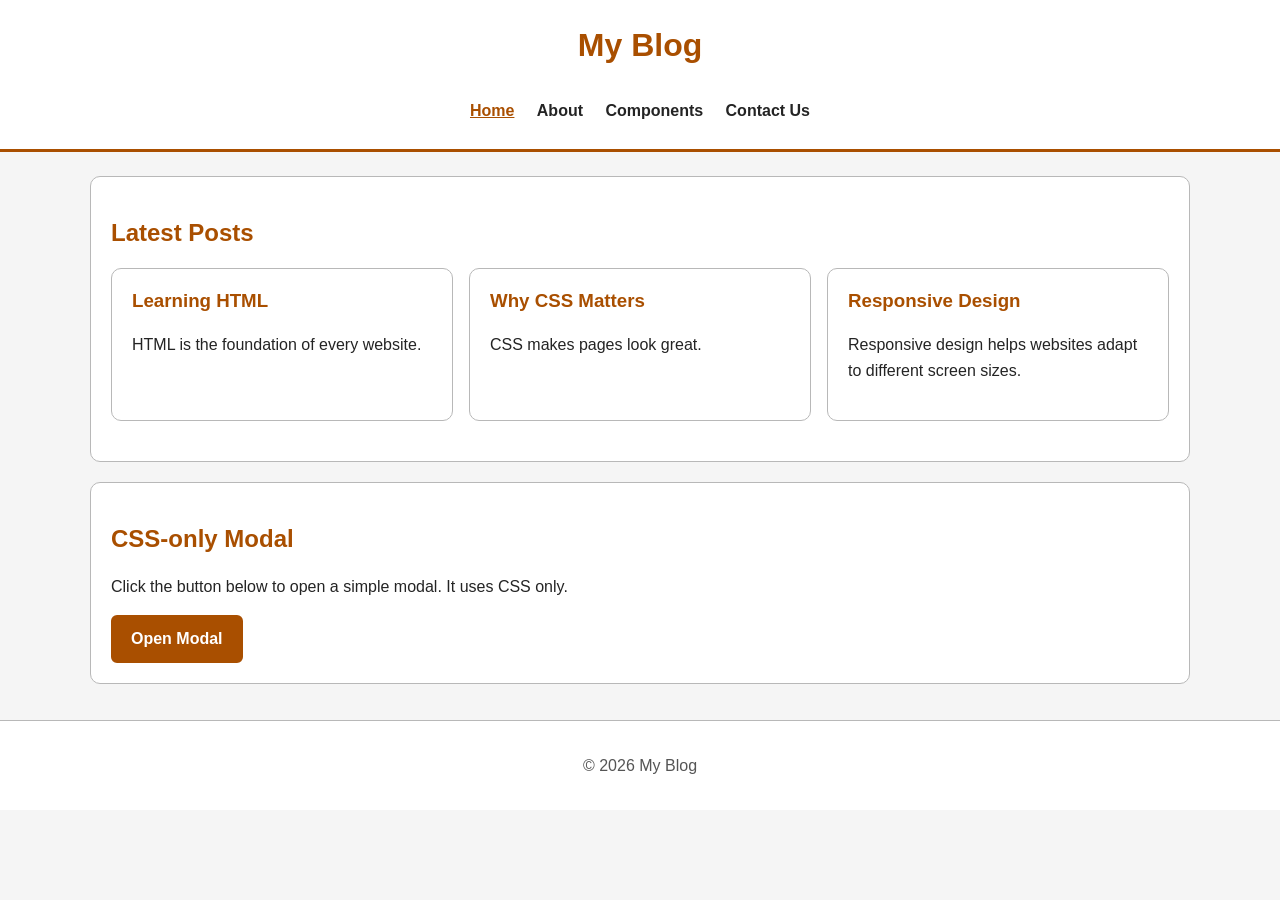
<file: index.html>
<!DOCTYPE html>
<html lang="en">
<head>
  <meta charset="UTF-8">
  <meta name="viewport" content="width=device-width, initial-scale=1.0">
  <meta name="description" content="My Blog - latest posts about HTML and CSS.">
  <title>My Blog</title>
  <link rel="stylesheet" href="style.css">
</head>
<body>
  <header>
    <h1>My Blog</h1>
    <nav aria-label="Main navigation">
      <ul>
        <li><a href="index.html" aria-current="page">Home</a></li>
        <li><a href="about.html">About</a></li>
        <li><a href="components.html">Components</a></li>
        <li><a href="contact.html">Contact Us</a></li>
      </ul>
    </nav>
  </header>

  <main>
    <section aria-labelledby="posts-title">
      <h2 id="posts-title">Latest Posts</h2>
      <div class="grid">
        <article class="card">
          <h3>Learning HTML</h3>
          <p>HTML is the foundation of every website.</p>
        </article>
        <article class="card">
          <h3>Why CSS Matters</h3>
          <p>CSS makes pages look great.</p>
        </article>
        <article class="card">
          <h3>Responsive Design</h3>
          <p>Responsive design helps websites adapt to different screen sizes.</p>
        </article>
      </div>
    </section>

    <section class="panel" aria-labelledby="modal-example-title">
      <h2 id="modal-example-title">CSS-only Modal</h2>
      <p>Click the button below to open a simple modal. It uses CSS only.</p>
      <input class="modal-toggle" type="checkbox" id="modal-toggle">
      <label class="button" for="modal-toggle">Open Modal</label>
      <div class="modal-overlay">
        <div class="modal-box" role="dialog" aria-modal="true" aria-labelledby="modal-title">
          <h2 id="modal-title">Welcome!</h2>
          <p>This modal window is shown and hidden using CSS, without JavaScript.</p>
          <label class="button modal-close" for="modal-toggle">Close</label>
        </div>
      </div>
    </section>
  </main>

  <footer>
    <p>&copy; 2026 My Blog</p>
  </footer>
</body>
</html>
</file>
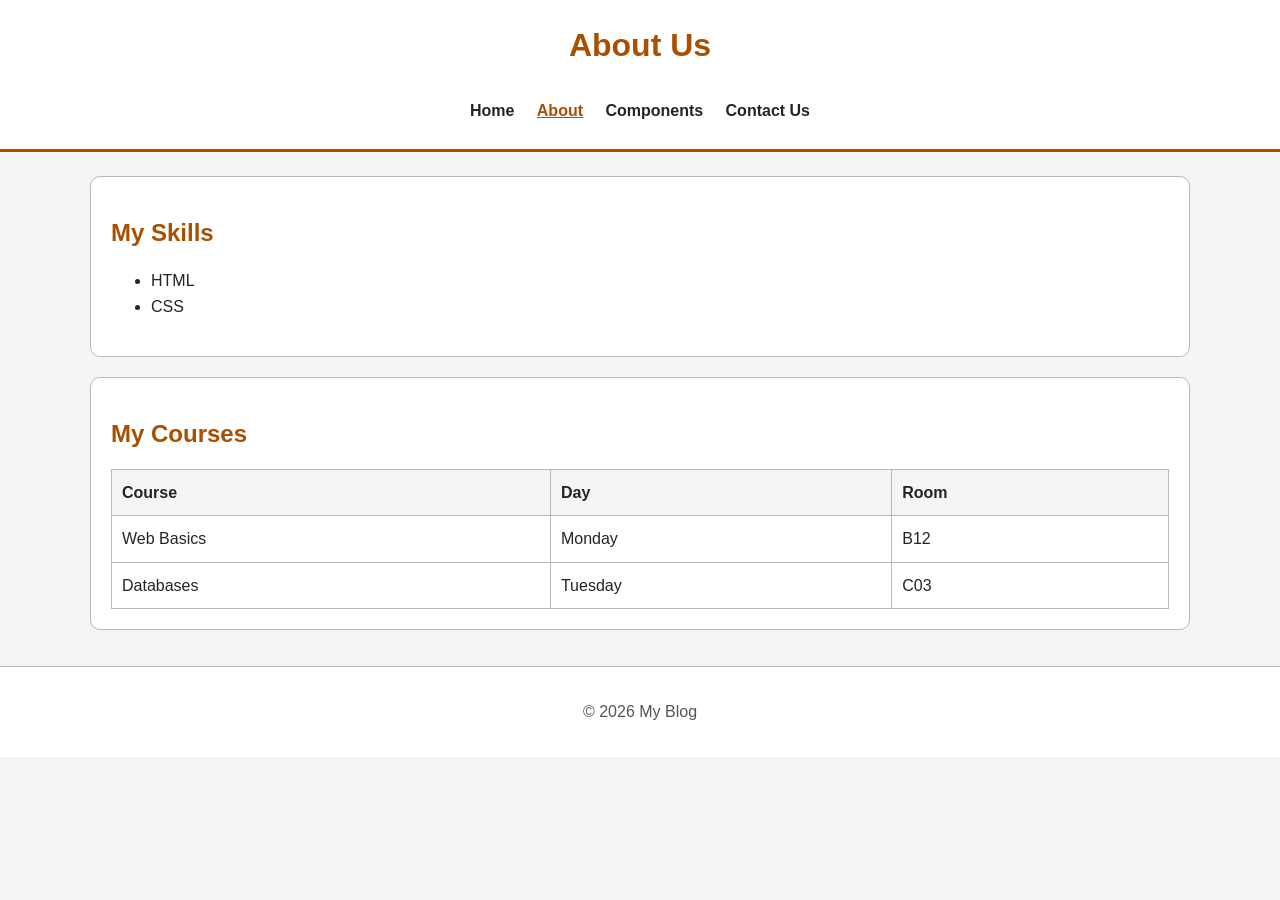
<file: about.html>
<!DOCTYPE html>
<html lang="en">
<head>
  <meta charset="UTF-8">
  <meta name="viewport" content="width=device-width, initial-scale=1.0">
  <meta name="description" content="Learn about the skills and courses on My Blog.">
  <title>About Us</title>
  <link rel="stylesheet" href="style.css">
</head>
<body>
  <header>
    <h1>About Us</h1>
    <nav aria-label="Main navigation">
      <ul>
        <li><a href="index.html">Home</a></li>
        <li><a href="about.html" aria-current="page">About</a></li>
        <li><a href="components.html">Components</a></li>
        <li><a href="contact.html">Contact Us</a></li>
        
      </ul>
    </nav>
  </header>

  <main>
    <section class="panel">
      <h2>My Skills</h2>
      <ul>
        <li>HTML</li>
        <li>CSS</li>
      </ul>
    </section>

    <section class="panel" aria-labelledby="courses-title">
      <h2 id="courses-title">My Courses</h2>
      <div class="table-wrap">
        <table>
          <thead>
            <tr>
              <th scope="col">Course</th>
              <th scope="col">Day</th>
              <th scope="col">Room</th>
            </tr>
          </thead>
          <tbody>
            <tr>
              <td>Web Basics</td>
              <td>Monday</td>
              <td>B12</td>
            </tr>
            <tr>
              <td>Databases</td>
              <td>Tuesday</td>
              <td>C03</td>
            </tr>
          </tbody>
        </table>
      </div>
    </section>
  </main>

  <footer>
    <p>&copy; 2026 My Blog</p>
  </footer>
</body>
</html>
</file>
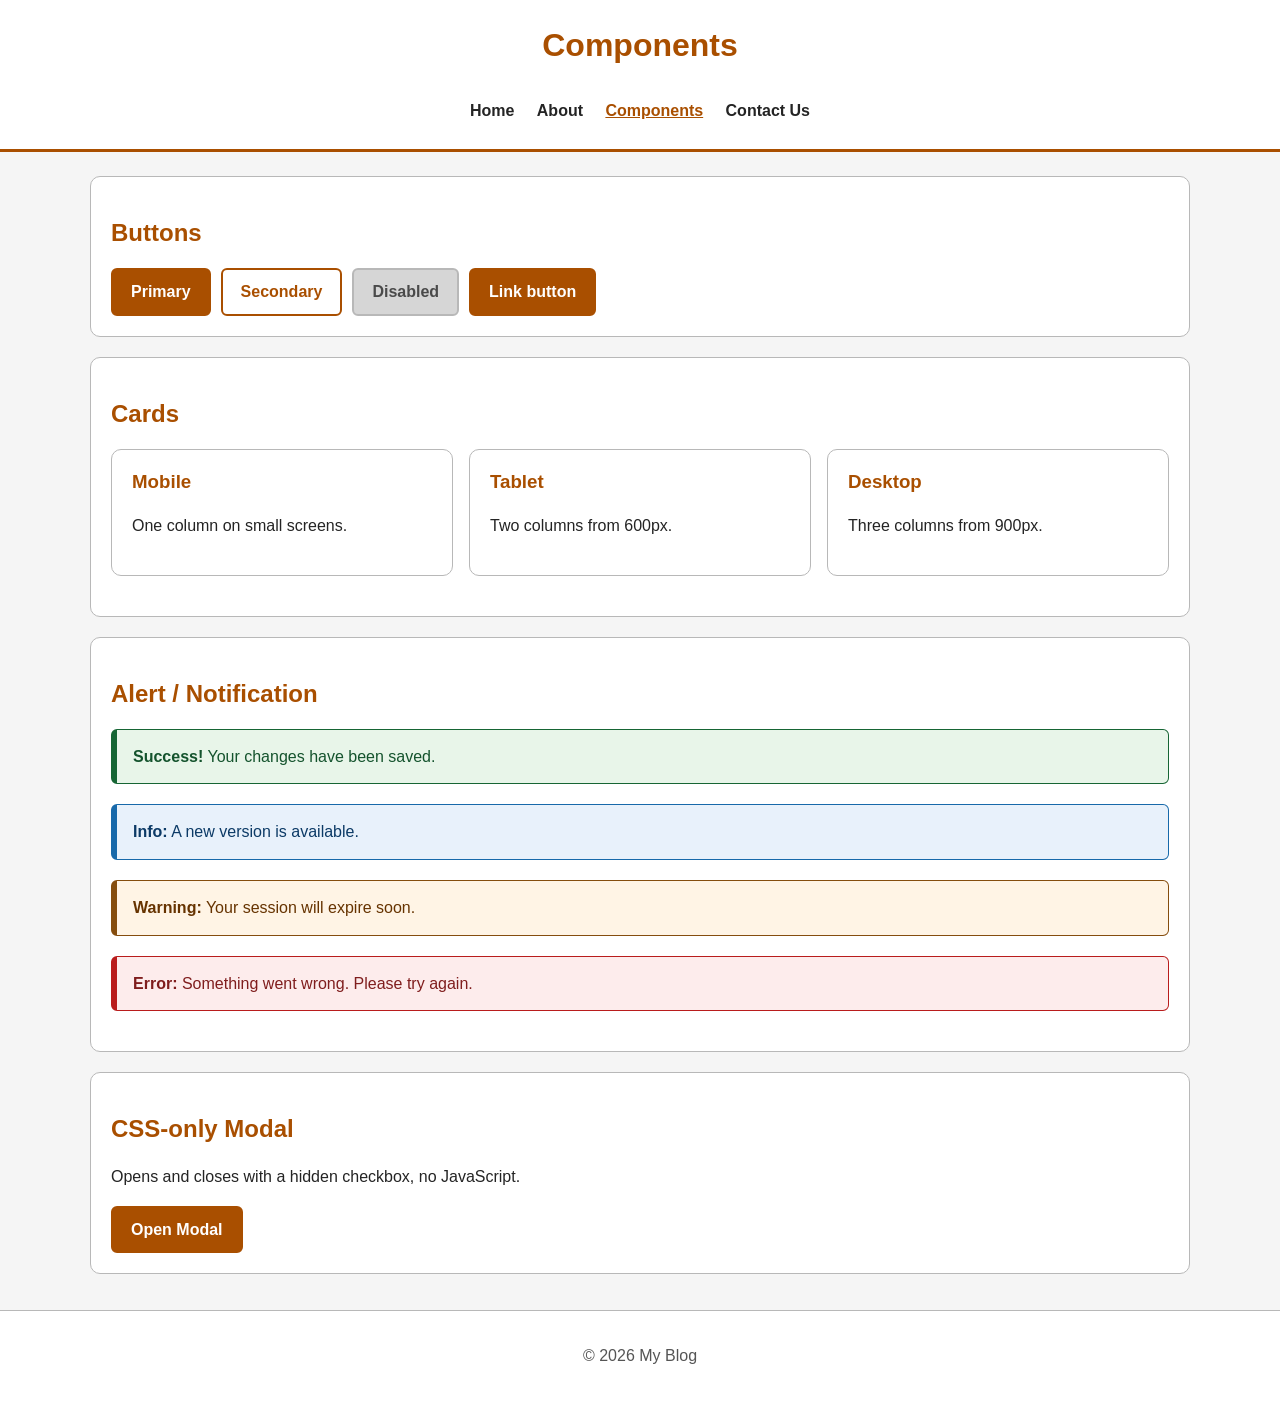
<file: components.html>
<!DOCTYPE html>
<html lang="en">
<head>
  <meta charset="UTF-8">
  <meta name="viewport" content="width=device-width, initial-scale=1.0">
  <meta name="description" content="Component library: buttons, forms, cards, alerts, and a CSS-only modal.">
  <title>Components</title>
  <link rel="stylesheet" href="style.css">
</head>
<body>
  <header>
    <h1>Components</h1>
    <nav aria-label="Main navigation">
      <ul>
        <li><a href="index.html">Home</a></li>
        <li><a href="about.html">About</a></li>
        <li><a href="components.html" aria-current="page">Components</a></li>
        <li><a href="contact.html">Contact Us</a></li>
      </ul>
    </nav>
  </header>

  <main>
    <section class="panel" aria-labelledby="buttons-title">
      <h2 id="buttons-title">Buttons</h2>
      <div class="form-actions">
        <button type="button">Primary</button>
        <button type="button" class="secondary-button">Secondary</button>
        <button type="button" disabled>Disabled</button>
        <a class="button" href="#buttons-title">Link button</a>
      </div>
    </section>

    <section class="panel" aria-labelledby="cards-title">
      <h2 id="cards-title">Cards</h2>
      <div class="grid">
        <article class="card">
          <h3>Mobile</h3>
          <p>One column on small screens.</p>
        </article>
        <article class="card">
          <h3>Tablet</h3>
          <p>Two columns from 600px.</p>
        </article>
        <article class="card">
          <h3>Desktop</h3>
          <p>Three columns from 900px.</p>
        </article>
      </div>
    </section>

    <section class="panel" aria-labelledby="alert-title">
      <h2 id="alert-title">Alert / Notification</h2>
      <div class="alert alert-success" role="status">
        <strong>Success!</strong> Your changes have been saved.
      </div>
      <div class="alert alert-info" role="status">
        <strong>Info:</strong> A new version is available.
      </div>
      <div class="alert" role="status">
        <strong>Warning:</strong> Your session will expire soon.
      </div>
      <div class="alert alert-error" role="alert">
        <strong>Error:</strong> Something went wrong. Please try again.
      </div>
    </section>

    <section class="panel" aria-labelledby="modal-demo-title">
      <h2 id="modal-demo-title">CSS-only Modal</h2>
      <p>Opens and closes with a hidden checkbox, no JavaScript.</p>
      <input class="modal-toggle" type="checkbox" id="modal-toggle">
      <label class="button" for="modal-toggle">Open Modal</label>
      <div class="modal-overlay">
        <div class="modal-box" role="dialog" aria-modal="true" aria-labelledby="modal-title">
          <h2 id="modal-title">Welcome!</h2>
          <p>This modal uses CSS only.</p>
          <label class="button modal-close" for="modal-toggle">Close</label>
        </div>
      </div>
    </section>
  </main>

  <footer>
    <p>&copy; 2026 My Blog</p>
  </footer>
</body>
</html>
</file>
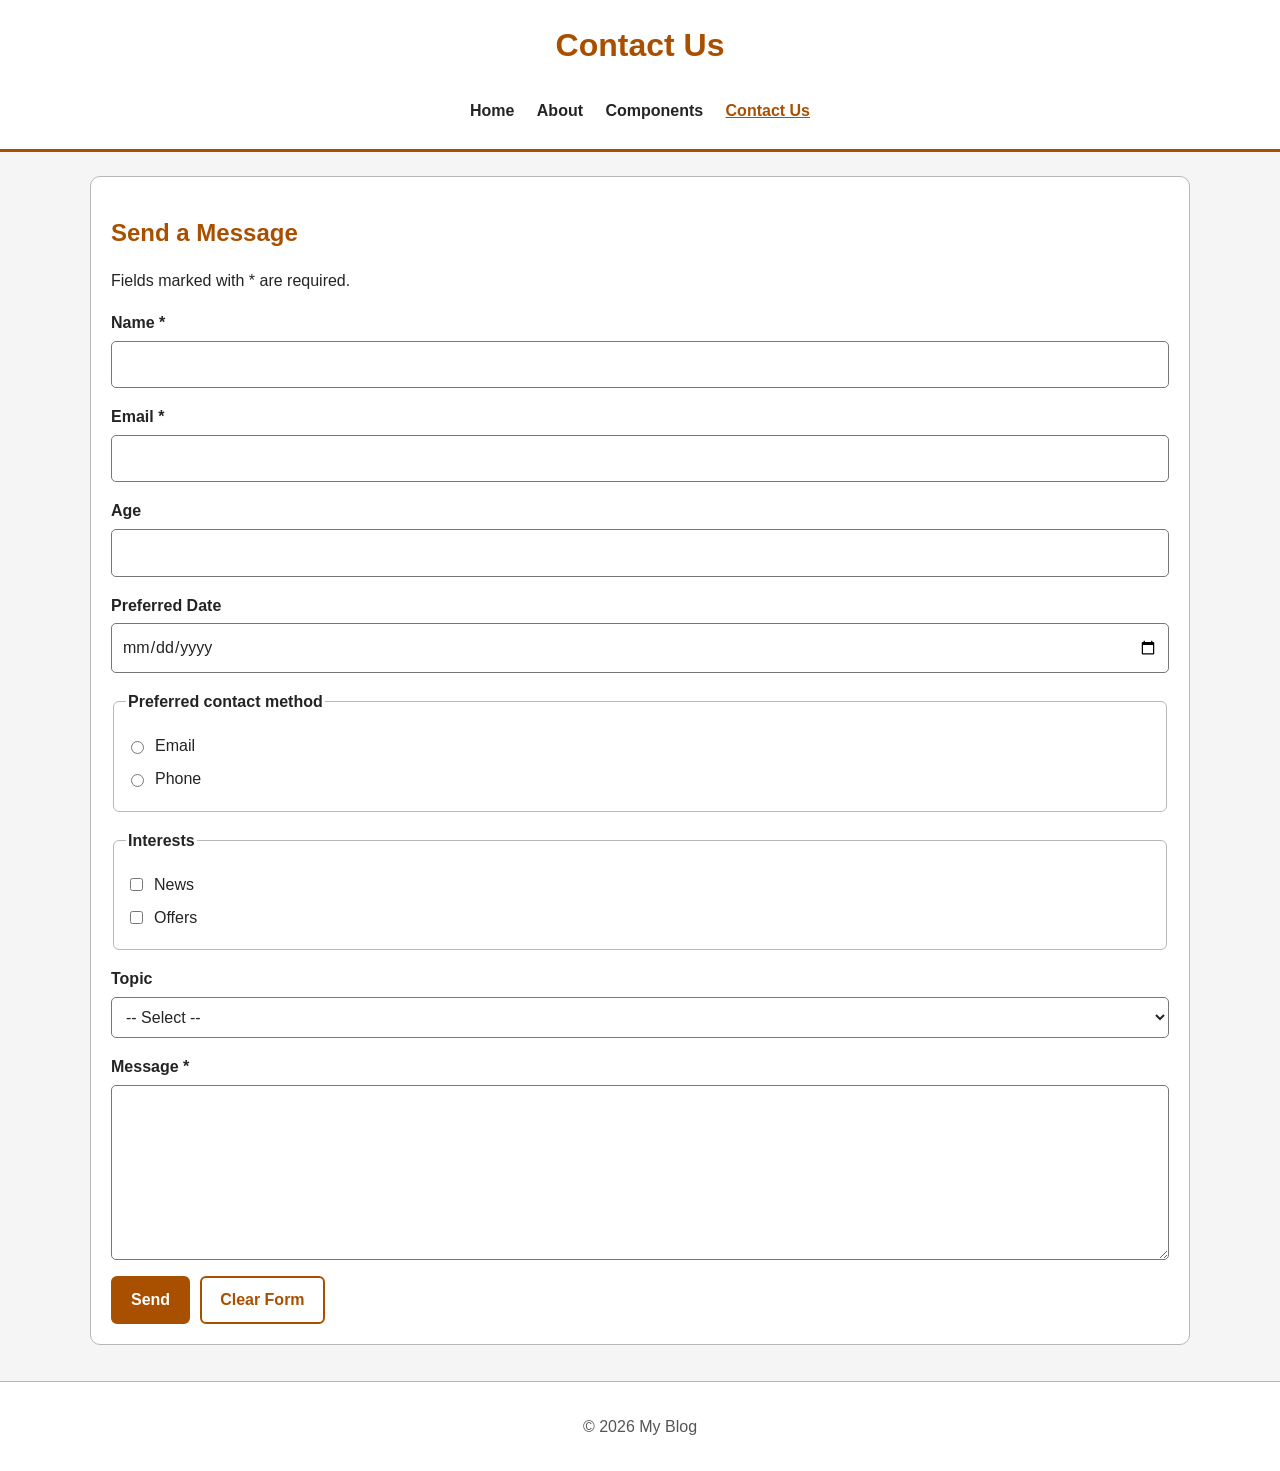
<file: contact.html>
<!DOCTYPE html>
<html lang="en">
<head>
  <meta charset="UTF-8">
  <meta name="viewport" content="width=device-width, initial-scale=1.0">
  <meta name="description" content="Contact My Blog using the contact form.">
  <title>Contact Us</title>
  <link rel="stylesheet" href="style.css">
</head>
<body>
  <header>
    <h1>Contact Us</h1>
    <nav aria-label="Main navigation">
      <ul>
        <li><a href="index.html">Home</a></li>
        <li><a href="about.html">About</a></li>
        <li><a href="components.html">Components</a></li>
        <li><a href="contact.html" aria-current="page">Contact Us</a></li>
        
      </ul>
    </nav>
  </header>

  <main>
    <section class="panel">
      <h2>Send a Message</h2>
      <p>Fields marked with * are required.</p>
      <form action="#" method="get">
        <div class="form-row">
          <label for="name">Name *</label>
          <input type="text" id="name" name="name" autocomplete="name" required>
        </div>

        <div class="form-row">
          <label for="email">Email *</label>
          <input type="email" id="email" name="email" autocomplete="email" required>
        </div>

        <div class="form-row">
          <label for="age">Age</label>
          <input type="number" id="age" name="age" min="1" max="120">
        </div>

        <div class="form-row">
          <label for="date">Preferred Date</label>
          <input type="date" id="date" name="date">
        </div>

        <fieldset>
          <legend>Preferred contact method</legend>
          <label class="choice" for="byEmail">
            <input type="radio" id="byEmail" name="contact" value="email">
            Email
          </label>
          <label class="choice" for="byPhone">
            <input type="radio" id="byPhone" name="contact" value="phone">
            Phone
          </label>
        </fieldset>

        <fieldset>
          <legend>Interests</legend>
          <label class="choice" for="news">
            <input type="checkbox" id="news" name="interests" value="news">
            News
          </label>
          <label class="choice" for="offers">
            <input type="checkbox" id="offers" name="interests" value="offers">
            Offers
          </label>
        </fieldset>

        <div class="form-row">
          <label for="topic">Topic</label>
          <select id="topic" name="topic">
            <option value="">-- Select --</option>
            <option value="support">Support</option>
            <option value="sales">Sales</option>
            <option value="other">Other</option>
          </select>
        </div>

        <div class="form-row">
          <label for="message">Message *</label>
          <textarea id="message" name="message" rows="6" required></textarea>
        </div>

        <div class="form-actions">
          <button type="submit">Send</button>
          <button type="reset" class="secondary-button">Clear Form</button>
        </div>
      </form>
    </section>

  
  </main>

  <footer>
    <p>&copy; 2026 My Blog</p>
  </footer>
</body>
</html>
</file>
<file: style.css>
/* Shared styling for Index.html, About.html, Contact.html and components.html */
:root {
  color-scheme: light;
  --page-bg: #f5f5f5;
  --surface: #ffffff;
  --text: #242424;
  --muted: #555555;
  --accent: #a94f00;
  --accent-hover: #813d00;
  --border: #b8b8b8;
  --alert-bg: #fff4e5;
  --alert-text: #663300;
}

* {
  box-sizing: border-box;
}

body {
  margin: 0;
  font-family: Arial, sans-serif;
  background: var(--page-bg);
  color: var(--text);
  line-height: 1.6;
}

header {
  text-align: center;
  padding: 20px;
  background: var(--surface);
  border-bottom: 3px solid var(--accent);
}

header h1 {
  margin-top: 0;
  color: var(--accent);
}

nav ul {
  list-style: none;
  padding: 0;
  margin: 0;
  display: flex;
  justify-content: center;
  flex-wrap: wrap;
  gap: 1rem;
}

nav a {
  display: inline-block;
  padding: .35rem .2rem;
  color: var(--text);
  font-weight: bold;
  text-decoration: none;
}

nav a:hover,
nav a[aria-current="page"] {
  color: var(--accent);
  text-decoration: underline;
}

main {
  width: min(1000px, 92%);
  margin: 24px auto;
}

section,
.panel,
.card {
  background: var(--surface);
  border: 1px solid var(--border);
  border-radius: 10px;
  padding: 20px;
  margin-bottom: 20px;
}

section section {
  border: 0;
  padding: 0;
  background: none;
}

h2,
h3 {
  line-height: 1.3;
}

h2,
.card h3 {
  color: var(--accent);
}

.grid {
  display: grid;
  grid-template-columns: 1fr;
  gap: 16px;
}

.card h3 {
  margin-top: 0;
}

.component-section {
  margin-top: 20px;
}

.button,
button {
  display: inline-block;
  border: 2px solid var(--accent);
  border-radius: 6px;
  padding: 9px 18px;
  background: var(--accent);
  color: #ffffff;
  font: inherit;
  font-weight: bold;
  text-decoration: none;
  cursor: pointer;
}

.button:hover,
button:hover {
  background: var(--accent-hover);
  border-color: var(--accent-hover);
}

.secondary-button {
  background: transparent;
  color: var(--accent);
}

.secondary-button:hover {
  color: #ffffff;
}

a:focus-visible,
button:focus-visible,
input:focus-visible,
select:focus-visible,
textarea:focus-visible,
label.button:focus-visible {
  outline: 3px solid #1769aa;
  outline-offset: 3px;
}

form {
  display: grid;
  gap: 16px;
}

.form-row {
  display: grid;
  gap: 5px;
}

label,
legend {
  font-weight: bold;
}

input,
select,
textarea {
  width: 100%;
  padding: 10px;
  border: 1px solid #777777;
  border-radius: 5px;
  background: var(--surface);
  color: var(--text);
  font: inherit;
}

input[type="radio"],
input[type="checkbox"] {
  width: auto;
  accent-color: var(--accent);
}

fieldset {
  border: 1px solid var(--border);
  border-radius: 6px;
  padding: 12px;
}

.choice {
  display: flex;
  align-items: center;
  gap: 8px;
  margin: 7px 0;
  font-weight: normal;
}

textarea {
  min-height: 140px;
  resize: vertical;
}

.form-actions {
  display: flex;
  flex-wrap: wrap;
  gap: 10px;
}

.alert {
  padding: 14px 16px;
  margin: 20px 0;
  border: 1px solid #854d0e;
  border-left: 6px solid #854d0e;
  border-radius: 6px;
  background: var(--alert-bg);
  color: var(--alert-text);
}

.table-wrap {
  width: 100%;
  overflow-x: auto;
}

table {
  width: 100%;
  border-collapse: collapse;
}

th,
td {
  border: 1px solid var(--border);
  padding: 10px;
  text-align: left;
}

th {
  background: var(--page-bg);
}

.modal-toggle {
  position: absolute;
  width: 1px;
  height: 1px;
  overflow: hidden;
  clip: rect(0, 0, 0, 0);
  white-space: nowrap;
}

.modal-toggle:focus-visible + .button {
  outline: 3px solid #1769aa;
  outline-offset: 3px;
}

.modal-overlay {
  display: none;
  position: fixed;
  inset: 0;
  z-index: 10;
  padding: 20px;
  background: rgb(0 0 0 / 75%);
  align-items: center;
  justify-content: center;
}

.modal-box {
  width: min(480px, 100%);
  padding: 24px;
  border: 2px solid var(--accent);
  border-radius: 10px;
  background: var(--surface);
  color: var(--text);
}

.modal-box h2 {
  margin-top: 0;
}

#modal-toggle:checked ~ .modal-overlay {
  display: flex;
}

.modal-close {
  margin-top: 10px;
}

footer {
  margin-top: 36px;
  padding: 16px;
  text-align: center;
  background: var(--surface);
  border-top: 1px solid var(--border);
  color: var(--muted);
}

@media (min-width: 600px) {
  .grid {
    grid-template-columns: repeat(2, minmax(0, 1fr));
  }
}

@media (min-width: 900px) {
  .grid {
    grid-template-columns: repeat(3, minmax(0, 1fr));
  }
  main {
    width: min(1100px, 90%);
  }
}

@media (prefers-color-scheme: dark) {
  :root {
    color-scheme: dark;
    --page-bg: #121212;
    --surface: #1e1e1e;
    --text: #f5f5f5;
    --muted: #d0d0d0;
    --accent: #ffb36b;
    --accent-hover: #e99443;
    --border: #666666;
    --alert-bg: #3b2a16;
    --alert-text: #fff0d8;
  }

  .button,
  button {
    color: #1a1a1a;
  }

  .secondary-button {
    color: var(--accent);
  }

  .secondary-button:hover {
    color: #1a1a1a;
  }
}

/* Alert variants */
.alert-success { background: #e8f5e9; color: #14532d; border-color: #166534; }
.alert-error   { background: #fdecec; color: #7f1d1d; border-color: #b91c1c; }
.alert-info    { background: #e8f1fb; color: #0c3a66; border-color: #1769aa; }

/* Disabled button */
button:disabled,
button:disabled:hover {
  background: #d6d6d6;
  border-color: #b8b8b8;
  color: #4a4a4a;
  cursor: not-allowed;
}

@media (prefers-color-scheme: dark) {
  .alert-success { background: #12301c; color: #d7f5df; border-color: #4ade80; }
  .alert-error   { background: #3a1616; color: #ffdede; border-color: #f87171; }
  .alert-info    { background: #12283d; color: #d6e9fb; border-color: #60a5fa; }

  button:disabled,
  button:disabled:hover {
    background: #333333;
    border-color: #666666;
    color: #cccccc;
  }
}
</file>
